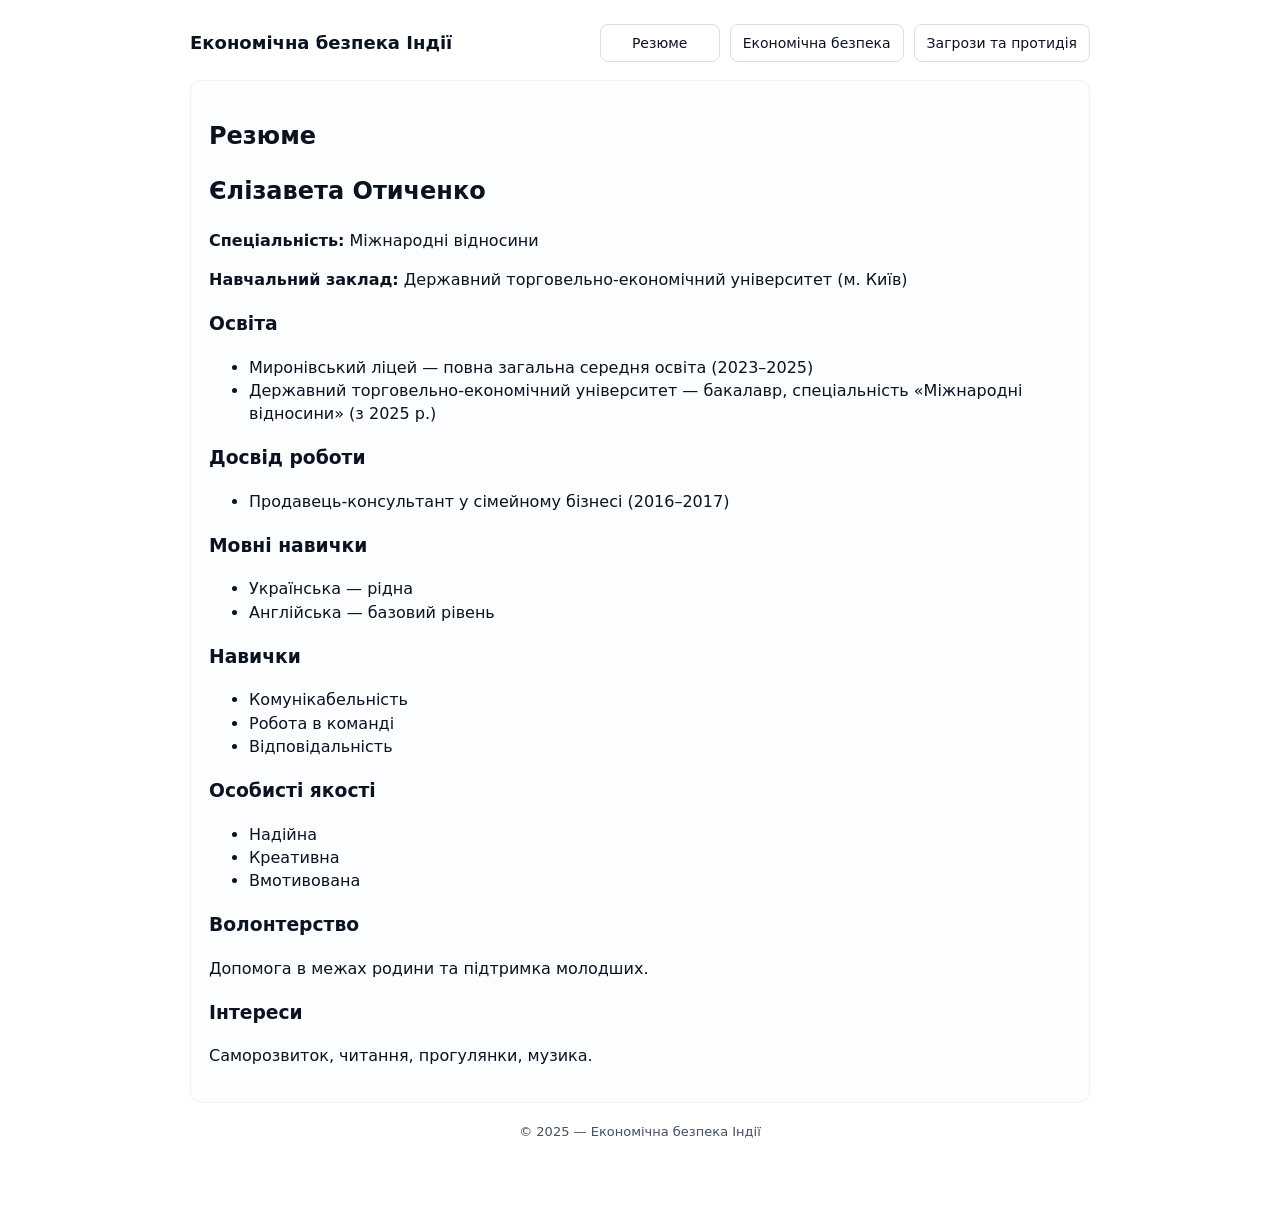
<file: site_project_v2/index.html>
<!doctype html>
<html lang="uk">
<head>
  <meta charset="utf-8">
  <meta name="viewport" content="width=device-width,initial-scale=1">
  <title>Економічна безпека Індії — Резюме</title>
  <link rel="stylesheet" href="css/styles.css">
</head>
<body>
  <div class="container">
    <header class="header">
      <div class="brand">Економічна безпека Індії</div>
      
<nav class="nav">
  <a class="button" href="index.html">Резюме</a>
  <a class="button" href="economy.html">Економічна безпека</a>
  <a class="button" href="threats.html">Загрози та протидія</a>
</nav>

    </header>

    <main>
      <section class="card">
        <h1>Резюме</h1>
        
<h2>Єлізавета Отиченко</h2>
<p><strong>Спеціальність:</strong> Міжнародні відносини</p>
<p><strong>Навчальний заклад:</strong> Державний торговельно-економічний університет (м. Київ)</p>

<h3>Освіта</h3>
<ul>
  <li>Миронівський ліцей — повна загальна середня освіта (2023–2025)</li>
  <li>Державний торговельно-економічний університет — бакалавр, спеціальність «Міжнародні відносини» (з 2025 р.)</li>
</ul>

<h3>Досвід роботи</h3>
<ul>
  <li>Продавець-консультант у сімейному бізнесі (2016–2017)</li>
</ul>

<h3>Мовні навички</h3>
<ul>
  <li>Українська — рідна</li>
  <li>Англійська — базовий рівень</li>
</ul>

<h3>Навички</h3>
<ul>
  <li>Комунікабельність</li>
  <li>Робота в команді</li>
  <li>Відповідальність</li>
</ul>

<h3>Особисті якості</h3>
<ul>
  <li>Надійна</li>
  <li>Креативна</li>
  <li>Вмотивована</li>
</ul>

<h3>Волонтерство</h3>
<p>Допомога в межах родини та підтримка молодших.</p>

<h3>Інтереси</h3>
<p>Саморозвиток, читання, прогулянки, музика.</p>

      </section>
    </main>

    <footer class="footer">© 2025 — Економічна безпека Індії</footer>
  </div>
</body>
</html>
</file>
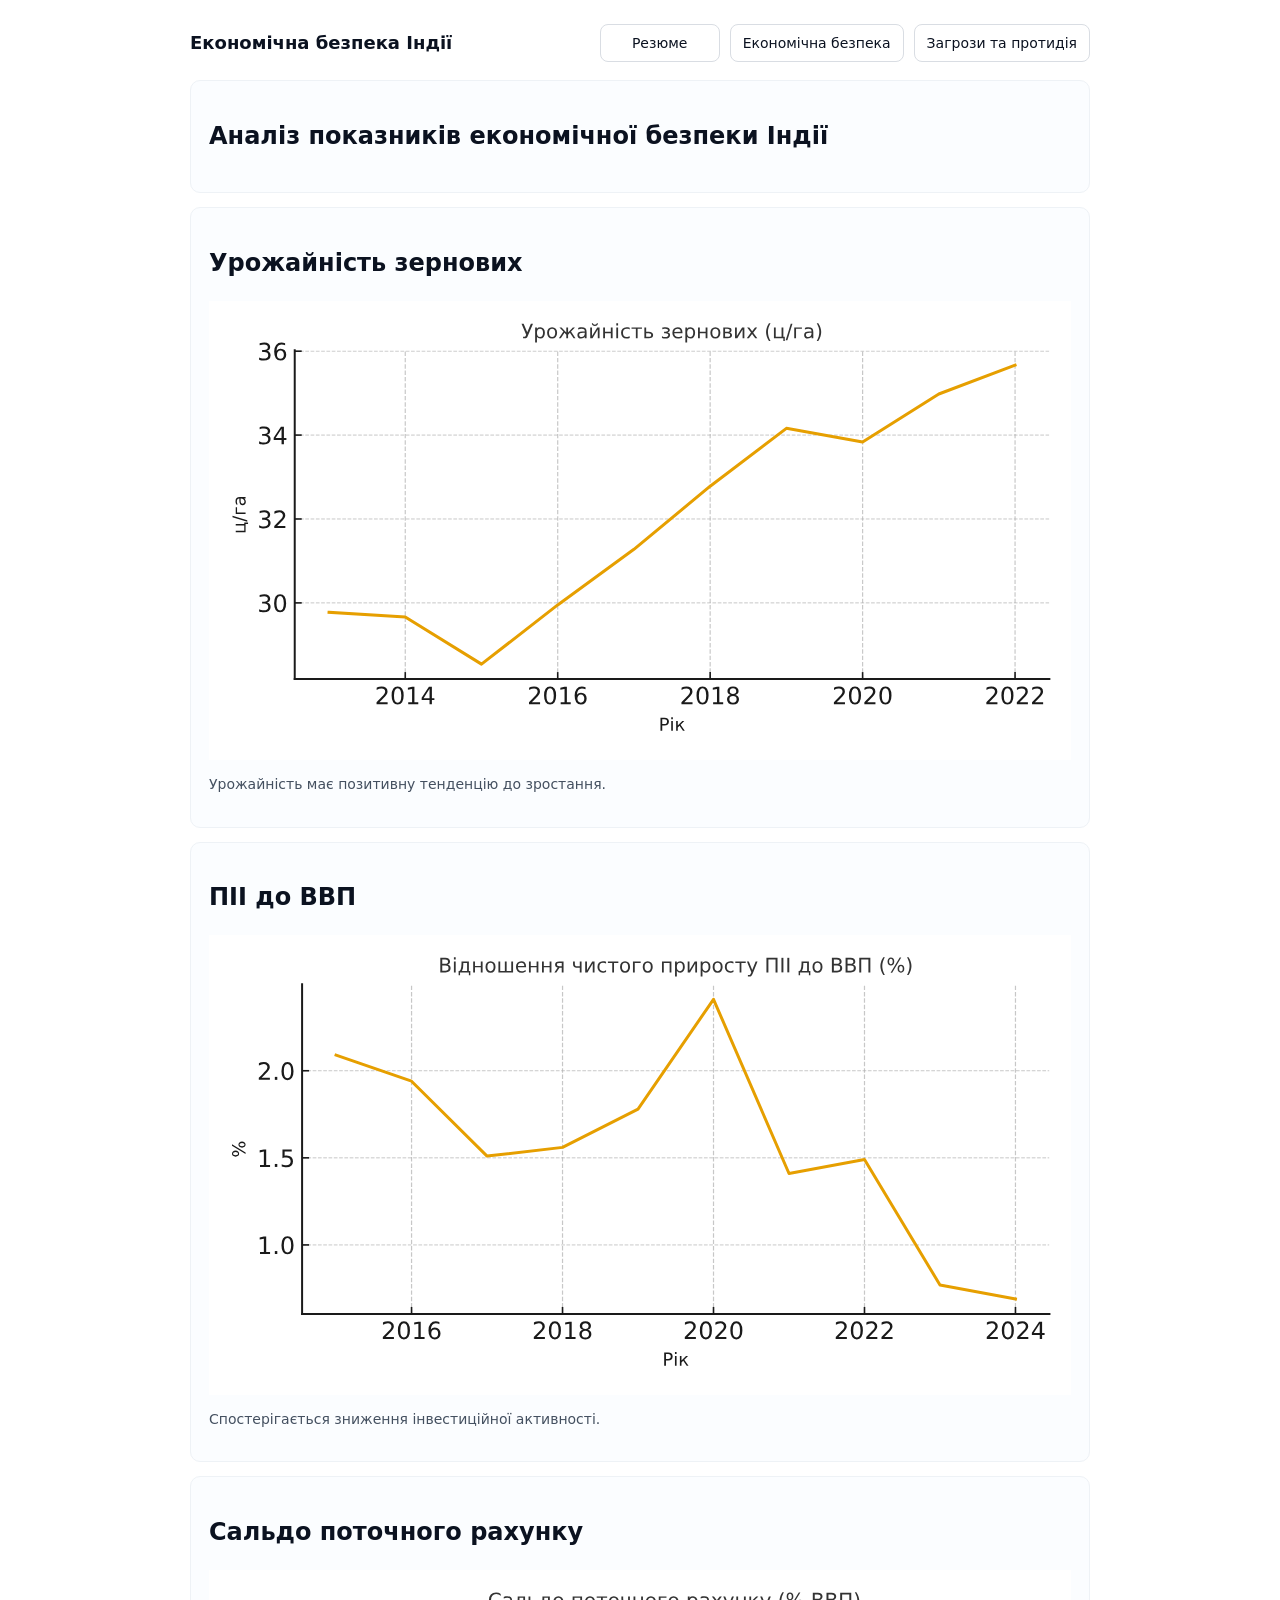
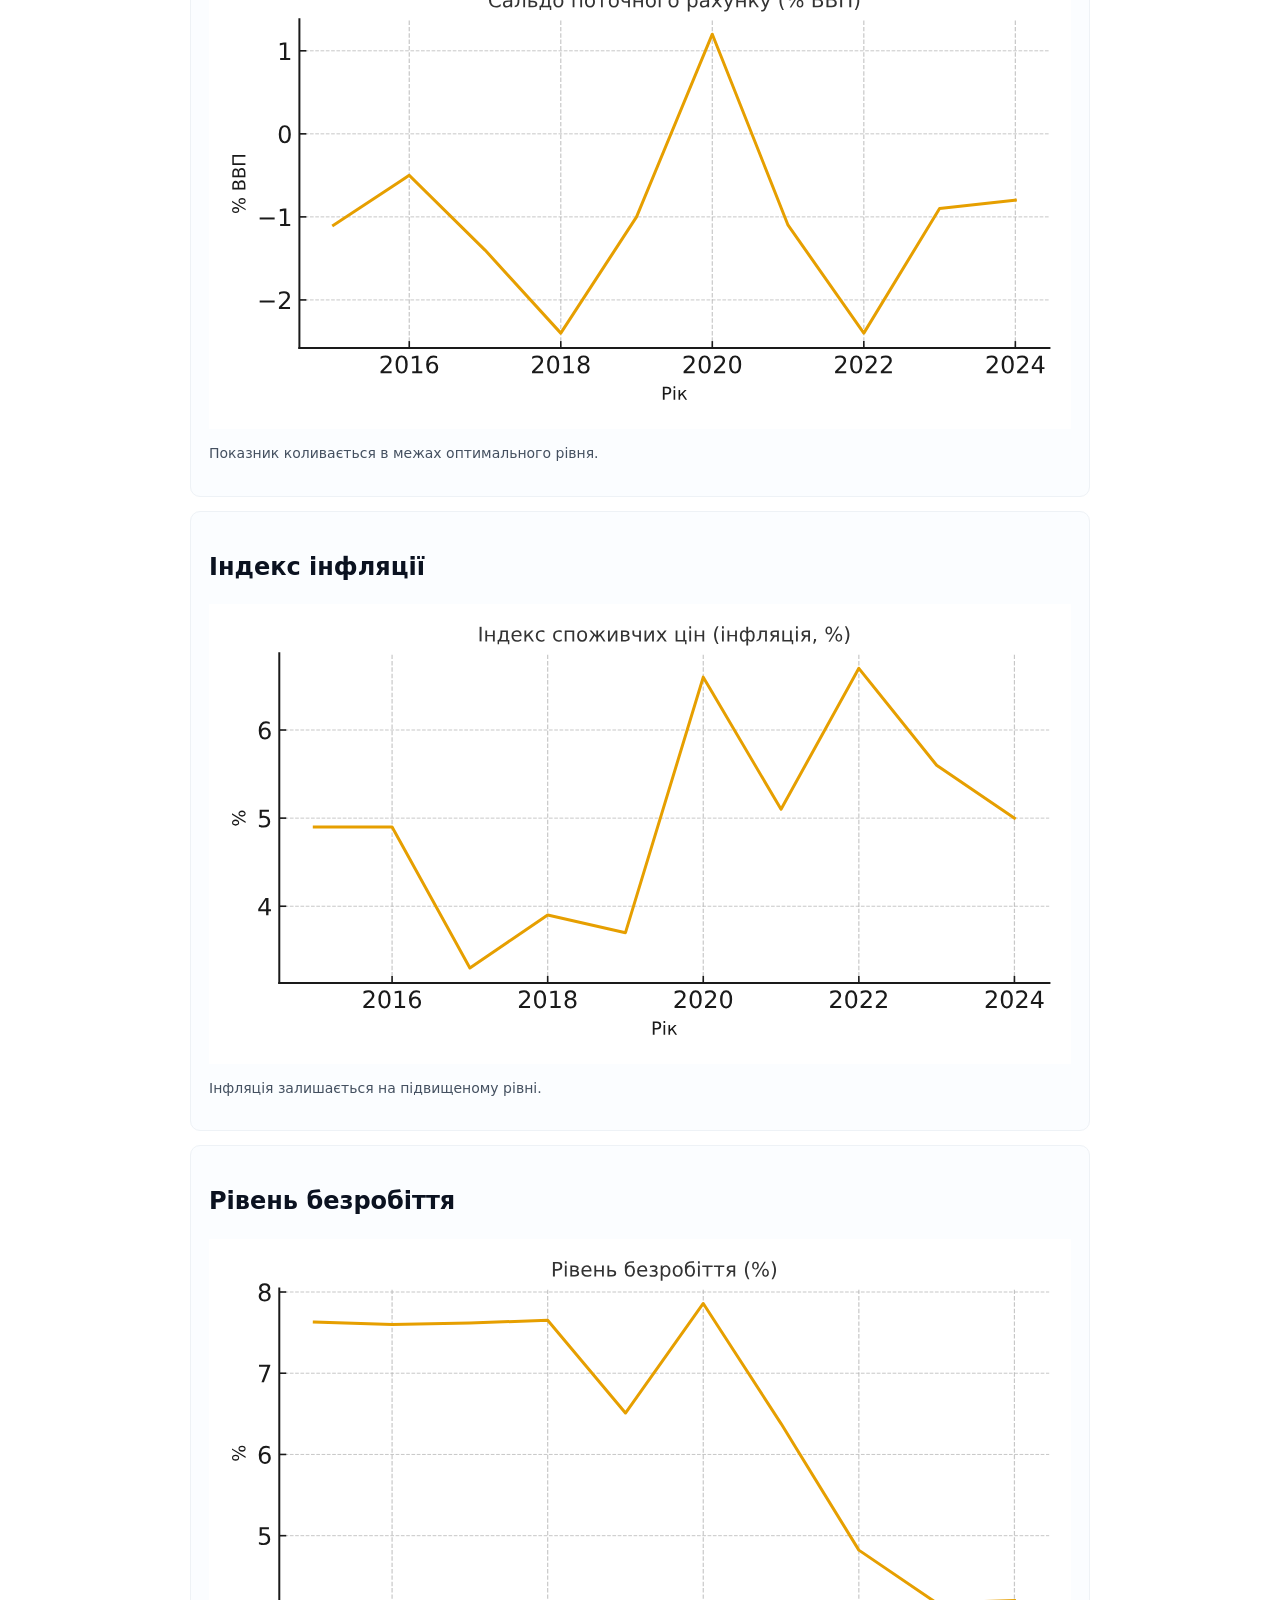
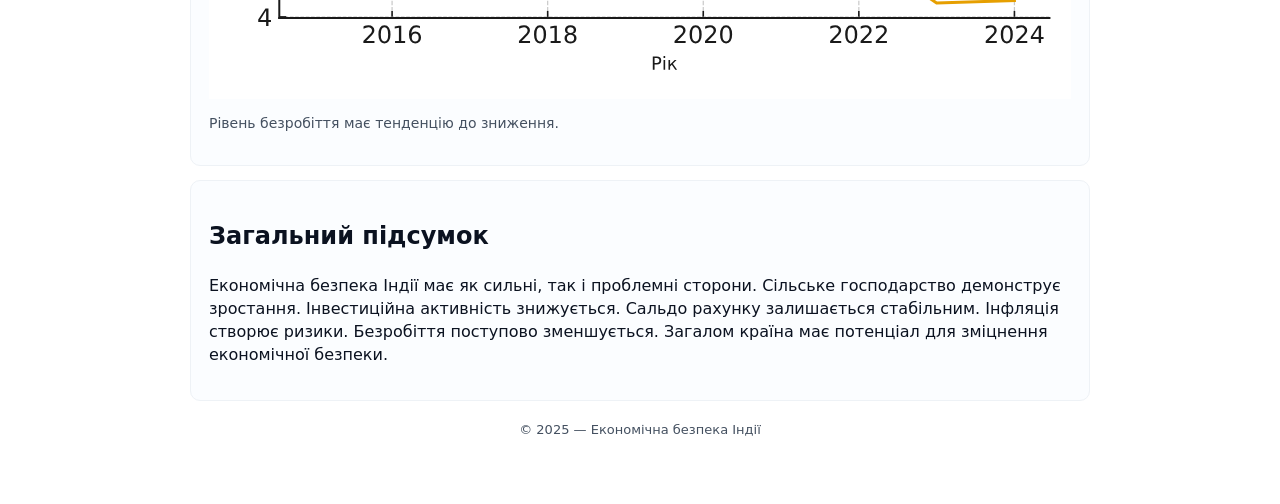
<file: site_project_v2/economy.html>
<!doctype html>
<html lang="uk">
<head>
  <meta charset="utf-8">
  <meta name="viewport" content="width=device-width,initial-scale=1">
  <title>Економічна безпека Індії — Аналіз</title>
  <link rel="stylesheet" href="css/styles.css">
</head>
<body>
<div class="container">
<header class="header">
  <div class="brand">Економічна безпека Індії</div>
  
<nav class="nav">
  <a class="button" href="index.html">Резюме</a>
  <a class="button" href="economy.html">Економічна безпека</a>
  <a class="button" href="threats.html">Загрози та протидія</a>
</nav>

</header>

<main>
<section class="card">
<h1>Аналіз показників економічної безпеки Індії</h1>
</section>

<section class="card">
<h2>Урожайність зернових</h2>
<div class="chart"><img src="assets/yield.svg"></div>
<p class="small">Урожайність має позитивну тенденцію до зростання.</p>
</section>

<section class="card">
<h2>ПІІ до ВВП</h2>
<div class="chart"><img src="assets/fii.svg"></div>
<p class="small">Спостерігається зниження інвестиційної активності.</p>
</section>

<section class="card">
<h2>Сальдо поточного рахунку</h2>
<div class="chart"><img src="assets/cab.svg"></div>
<p class="small">Показник коливається в межах оптимального рівня.</p>
</section>

<section class="card">
<h2>Індекс інфляції</h2>
<div class="chart"><img src="assets/cpi.svg"></div>
<p class="small">Інфляція залишається на підвищеному рівні.</p>
</section>

<section class="card">
<h2>Рівень безробіття</h2>
<div class="chart"><img src="assets/unemp.svg"></div>
<p class="small">Рівень безробіття має тенденцію до зниження.</p>
</section>

<section class="card">
<h2>Загальний підсумок</h2>
<p>Економічна безпека Індії має як сильні, так і проблемні сторони. Сільське господарство демонструє зростання. Інвестиційна активність знижується. Сальдо рахунку залишається стабільним. Інфляція створює ризики. Безробіття поступово зменшується. Загалом країна має потенціал для зміцнення економічної безпеки.</p>
</section>
</main>

<footer class="footer">© 2025 — Економічна безпека Індії</footer>
</div>
</body>
</html>
</file>
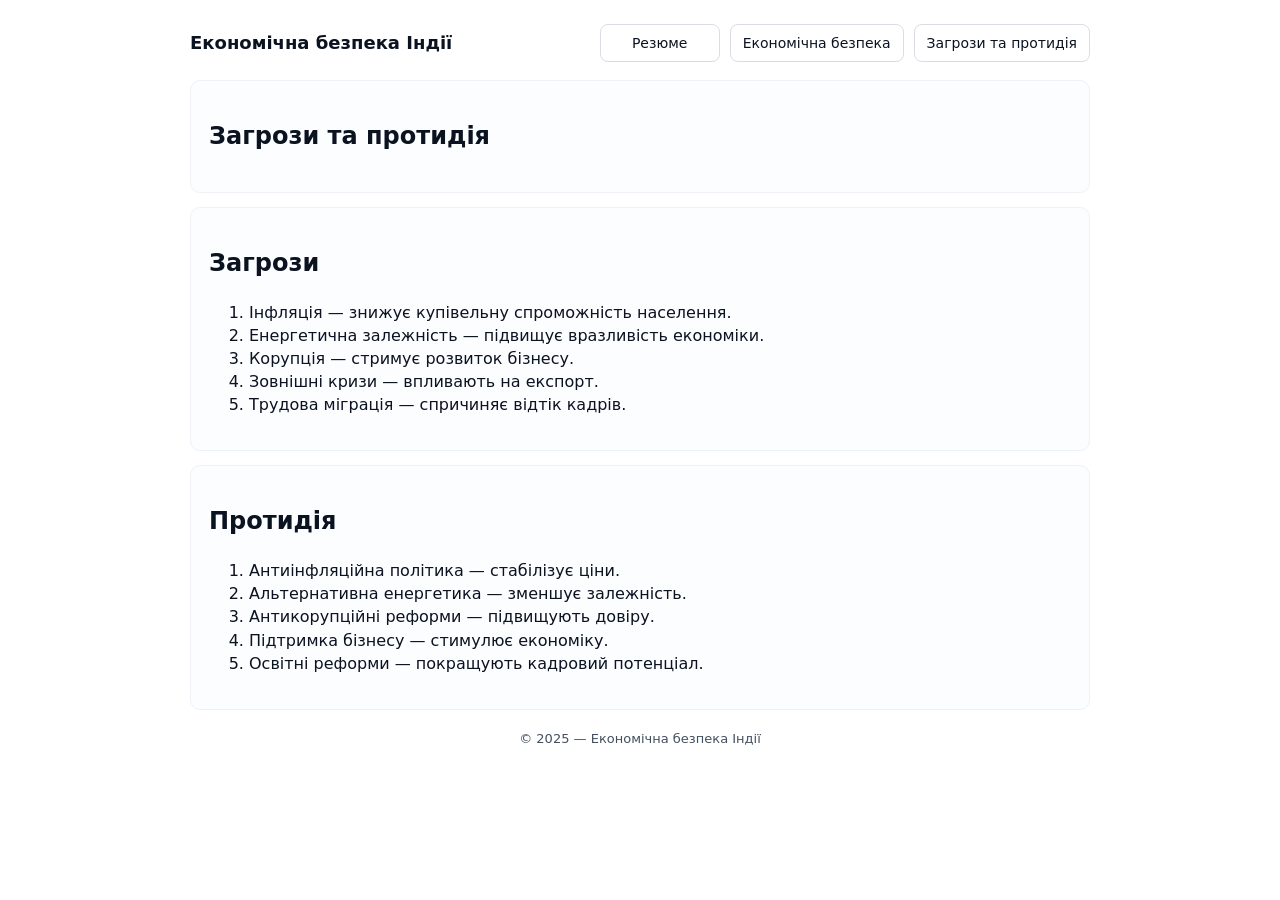
<file: site_project_v2/threats.html>
<!doctype html>
<html lang="uk">
<head>
<meta charset="utf-8">
<meta name="viewport" content="width=device-width,initial-scale=1">
<title>Загрози та протидія</title>
<link rel="stylesheet" href="css/styles.css">
</head>
<body>
<div class="container">
<header class="header">
<div class="brand">Економічна безпека Індії</div>

<nav class="nav">
  <a class="button" href="index.html">Резюме</a>
  <a class="button" href="economy.html">Економічна безпека</a>
  <a class="button" href="threats.html">Загрози та протидія</a>
</nav>

</header>

<main>
<section class="card">
<h1>Загрози та протидія</h1>
</section>

<section class="card">
<h2>Загрози</h2>
<ol>
<li>Інфляція — знижує купівельну спроможність населення.</li>
<li>Енергетична залежність — підвищує вразливість економіки.</li>
<li>Корупція — стримує розвиток бізнесу.</li>
<li>Зовнішні кризи — впливають на експорт.</li>
<li>Трудова міграція — спричиняє відтік кадрів.</li>
</ol>
</section>

<section class="card">
<h2>Протидія</h2>
<ol>
<li>Антиінфляційна політика — стабілізує ціни.</li>
<li>Альтернативна енергетика — зменшує залежність.</li>
<li>Антикорупційні реформи — підвищують довіру.</li>
<li>Підтримка бізнесу — стимулює економіку.</li>
<li>Освітні реформи — покращують кадровий потенціал.</li>
</ol>
</section>
</main>

<footer class="footer">© 2025 — Економічна безпека Індії</footer>
</div>
</body>
</html>
</file>
<file: site_project_v2/css/styles.css>
:root{
  --bg: #ffffff;
  --text: #0b1220;
  --muted: #445060;
  --accent: #0b66a3;
  --max-w: 900px;
  font-family: Inter, system-ui, -apple-system, "Segoe UI", Roboto, Arial;
}
*{box-sizing:border-box}
body{
  margin:0;
  background:var(--bg);
  color:var(--text);
  line-height:1.45;
  padding:24px;
  display:flex;
  justify-content:center;
}
.container{width:100%;max-width:var(--max-w);}
.header{display:flex;align-items:center;justify-content:space-between;gap:12px;margin-bottom:18px;}
.brand{font-weight:700;font-size:18px;}
.nav{display:flex;gap:10px;}
.button{border:1px solid #d9dde3;background:#fff;padding:8px 12px;border-radius:8px;font-size:14px;color:var(--text);text-decoration:none;min-width:120px;text-align:center;}
.card{background:#fbfdff;border:1px solid #eef2f6;padding:18px;border-radius:10px;margin-bottom:14px;}
.chart img{width:100%;height:auto;display:block;}
.small{font-size:14px;color:var(--muted)}
.footer{margin-top:20px;font-size:13px;color:var(--muted);text-align:center;padding-bottom:40px;}
@media(max-width:600px){
  body{padding:16px}
  .button{min-width:90px;font-size:13px}
  .header{flex-direction:column;align-items:flex-start}
}
</file>
